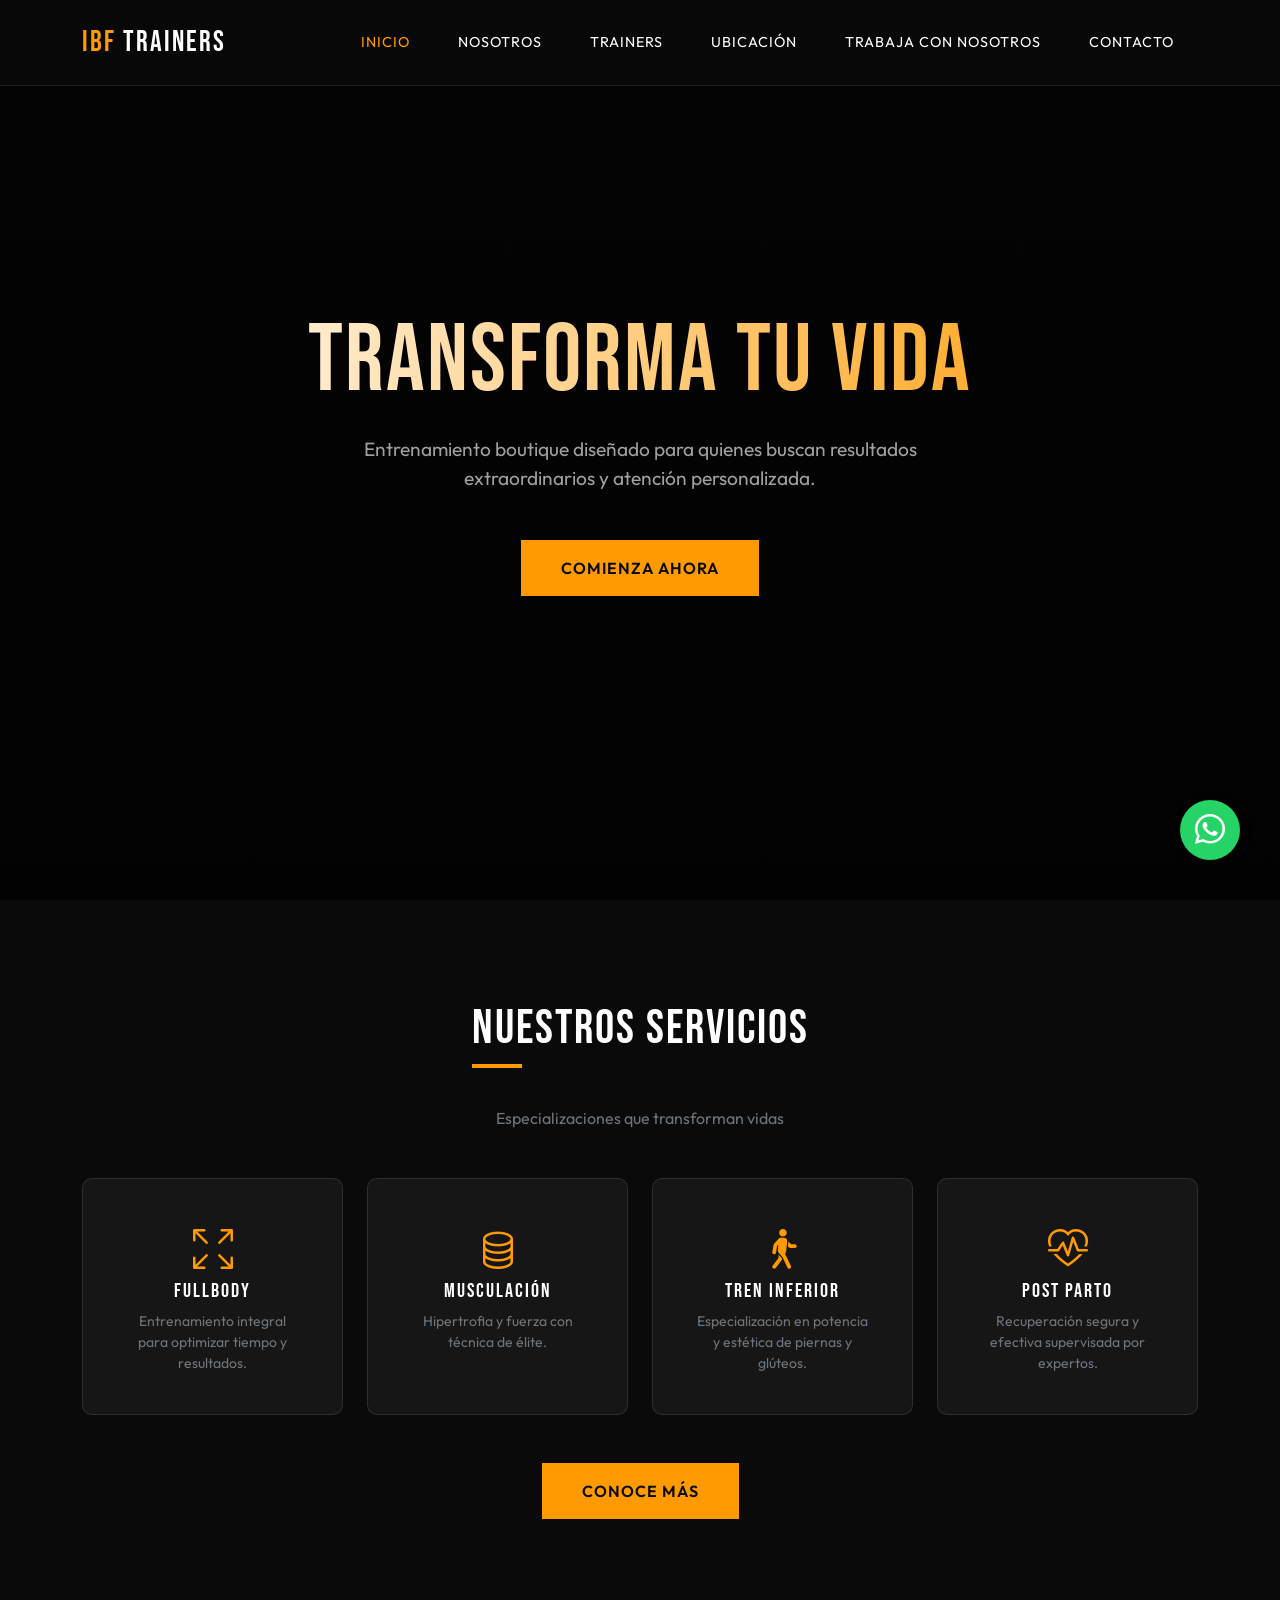
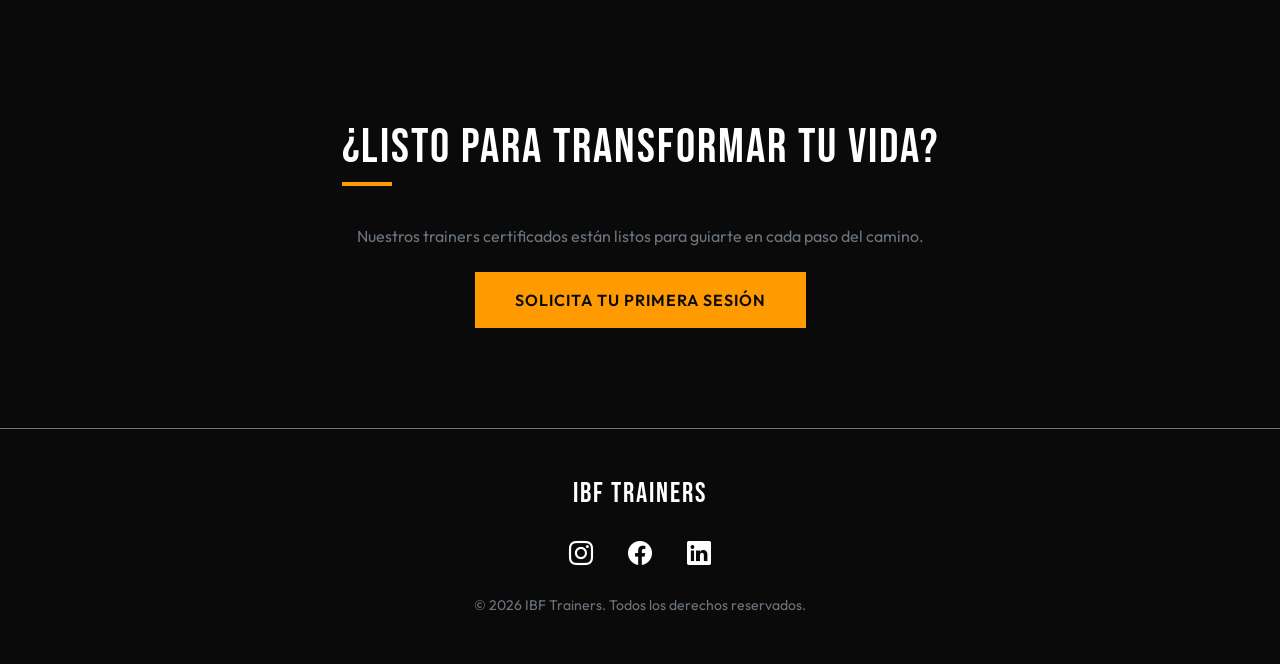
<file: index.html>
<!DOCTYPE html>
<html lang="es">
<head>
    <meta charset="UTF-8">
    <meta name="viewport" content="width=device-width, initial-scale=1.0">
    <title>IBF Trainers | Boutique Personal Training Elite</title>
    <meta name="description" content="Entrenamiento personal boutique de élite en Madrid. IBF Trainers ofrece planes personalizados de musculación, nutrición y post-parto. Entrenadores expertos cerca de ti.">
    <meta name="keywords" content="entrenamiento personal, entrenador personal madrid, ibf trainers, fitness boutique, entrenamiento económico, nutrición deportiva, post parto entrenamiento">

    <link href="https://cdn.jsdelivr.net/npm/bootstrap@5.3.2/dist/css/bootstrap.min.css" rel="stylesheet">
    <link rel="stylesheet" href="https://cdn.jsdelivr.net/npm/bootstrap-icons@1.11.1/font/bootstrap-icons.css">
    <link rel="stylesheet" href="css/styles.css">
</head>
<body>

    <!-- Navigation -->
    <nav class="navbar navbar-expand-lg fixed-top">
        <div class="container">
            <a class="navbar-brand brand-font" href="index.html">IBF <span style="color: white;">TRAINERS</span></a>
            <button class="navbar-toggler" type="button" data-bs-toggle="collapse" data-bs-target="#navbarNav">
                <span class="navbar-toggler-icon"></span>
            </button>
            <div class="collapse navbar-collapse" id="navbarNav">
                <ul class="navbar-nav ms-auto">
                    <li class="nav-item"><a class="nav-link active" href="index.html">Inicio</a></li>
                    <li class="nav-item"><a class="nav-link" href="pages/nosotros.html">Nosotros</a></li>
                    <li class="nav-item"><a class="nav-link" href="pages/trainers.html">Trainers</a></li>
                    <li class="nav-item"><a class="nav-link" href="pages/ubicacion.html">Ubicación</a></li>
                    <li class="nav-item"><a class="nav-link" href="pages/trabajo.html">Trabaja con Nosotros</a></li>
                    <li class="nav-item"><a class="nav-link" href="pages/contacto.html">Contacto</a></li>
                </ul>
            </div>
        </div>
    </nav>

    <!-- Hero Section -->
    <section class="hero">
        <div class="container">
            <h1 class="brand-font">Transforma Tu Vida</h1>
            <p>Entrenamiento boutique diseñado para quienes buscan resultados extraordinarios y atención personalizada.</p>
            <a href="pages/contacto.html" class="btn btn-premium mt-3">Comienza Ahora</a>
        </div>
    </section>

    <!-- Services Preview -->
    <section>
        <div class="container">
            <div class="text-center mb-5">
                <h2 class="section-title">Nuestros Servicios</h2>
                <p class="text-secondary">Especializaciones que transforman vidas</p>
            </div>
            <div class="row g-4">
                <div class="col-md-6 col-lg-3">
                    <div class="info-block h-100 text-center">
                        <i class="bi bi-arrows-fullscreen"></i>
                        <h4 class="brand-font h5">Fullbody</h4>
                        <p class="small text-secondary mb-0">Entrenamiento integral para optimizar tiempo y resultados.</p>
                    </div>
                </div>
                <div class="col-md-6 col-lg-3">
                    <div class="info-block h-100 text-center">
                        <i class="bi bi-database"></i>
                        <h4 class="brand-font h5">Musculación</h4>
                        <p class="small text-secondary mb-0">Hipertrofia y fuerza con técnica de élite.</p>
                    </div>
                </div>
                <div class="col-md-6 col-lg-3">
                    <div class="info-block h-100 text-center">
                        <i class="bi bi-person-walking"></i>
                        <h4 class="brand-font h5">Tren Inferior</h4>
                        <p class="small text-secondary mb-0">Especialización en potencia y estética de piernas y glúteos.</p>
                    </div>
                </div>
                <div class="col-md-6 col-lg-3">
                    <div class="info-block h-100 text-center">
                        <i class="bi bi-heart-pulse"></i>
                        <h4 class="brand-font h5">Post Parto</h4>
                        <p class="small text-secondary mb-0">Recuperación segura y efectiva supervisada por expertos.</p>
                    </div>
                </div>
            </div>
            <div class="text-center mt-5">
                <a href="pages/nosotros.html" class="btn btn-premium">Conoce Más</a>
            </div>
        </div>
    </section>

    <!-- CTA Section -->
    <section class="bg-dark-grey">
        <div class="container text-center">
            <h2 class="section-title">¿Listo para transformar tu vida?</h2>
            <p class="text-secondary mb-4">Nuestros trainers certificados están listos para guiarte en cada paso del camino.</p>
            <a href="pages/contacto.html" class="btn btn-premium">Solicita tu primera sesión</a>
        </div>
    </section>

    <!-- Footer -->
    <footer class="py-5 border-top border-secondary">
        <div class="container text-center">
            <h3 class="brand-font mb-4">IBF TRAINERS</h3>
            <div class="social-links mb-4">
                <a href="#" class="text-white mx-3 fs-4"><i class="bi bi-instagram"></i></a>
                <a href="#" class="text-white mx-3 fs-4"><i class="bi bi-facebook"></i></a>
                <a href="#" class="text-white mx-3 fs-4"><i class="bi bi-linkedin"></i></a>
            </div>
            <p class="small text-secondary mb-0">&copy; 2026 IBF Trainers. Todos los derechos reservados.</p>
        </div>
    </footer>

    <!-- WhatsApp Floating Button -->
    <a href="https://wa.me/34614250687" class="wa-float" target="_blank">
        <i class="bi bi-whatsapp"></i>
    </a>

    <script src="https://cdn.jsdelivr.net/npm/bootstrap@5.3.2/dist/js/bootstrap.bundle.min.js"></script>
    <script type="module" src="js/app.js"></script>
</body>
</html>
</file>
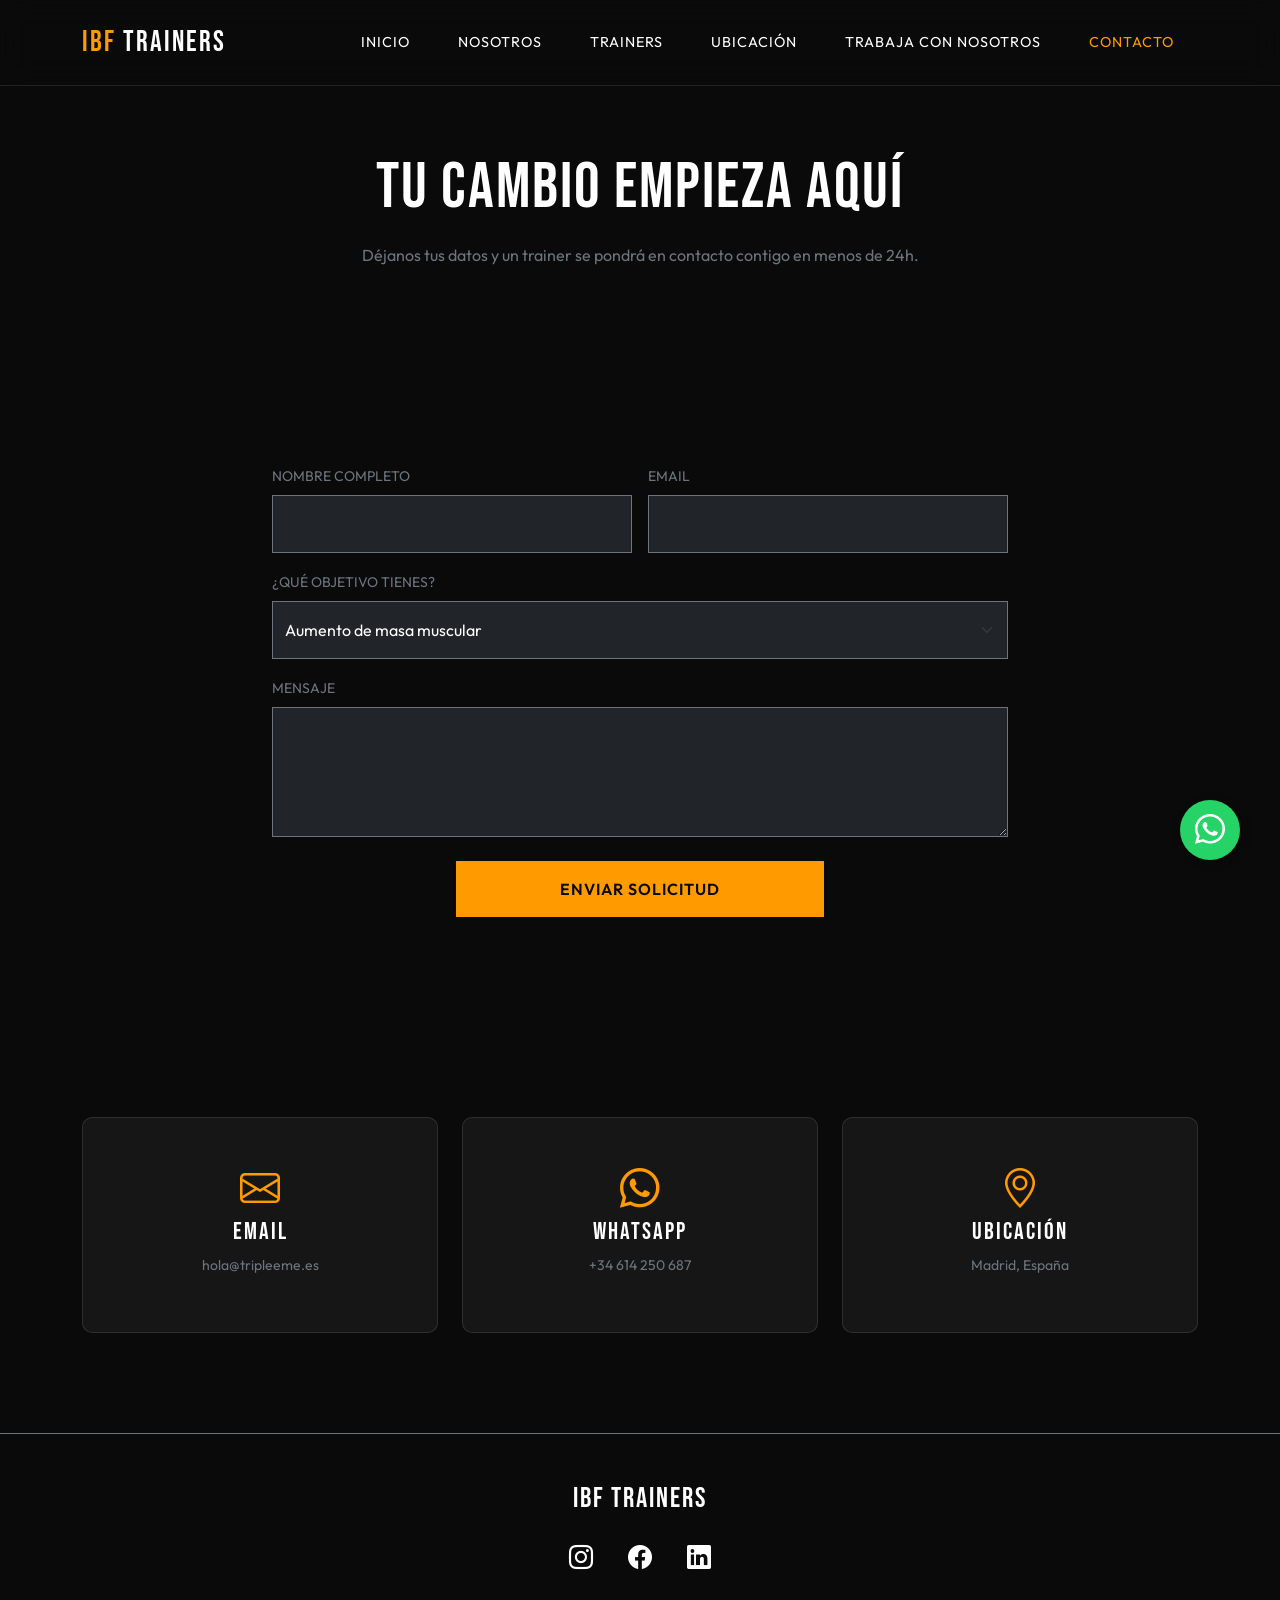
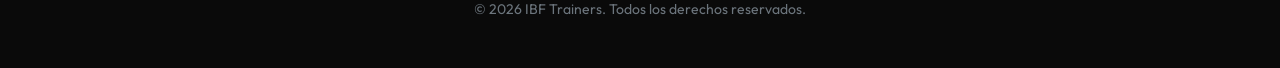
<file: pages/contacto.html>
<!DOCTYPE html>
<html lang="es">
<head>
    <meta charset="UTF-8">
    <meta name="viewport" content="width=device-width, initial-scale=1.0">
    <title>Contacto | IBF Trainers</title>
    <meta name="description" content="Contacta con IBF Trainers en Madrid. Deja tus datos y un trainer se pondrá en contacto contigo en menos de 24h.">

    <link href="https://cdn.jsdelivr.net/npm/bootstrap@5.3.2/dist/css/bootstrap.min.css" rel="stylesheet">
    <link rel="stylesheet" href="https://cdn.jsdelivr.net/npm/bootstrap-icons@1.11.1/font/bootstrap-icons.css">
    <link rel="stylesheet" href="../css/styles.css">
</head>
<body>

    <!-- Navigation -->
    <nav class="navbar navbar-expand-lg fixed-top">
        <div class="container">
            <a class="navbar-brand brand-font" href="../index.html">IBF <span style="color: white;">TRAINERS</span></a>
            <button class="navbar-toggler" type="button" data-bs-toggle="collapse" data-bs-target="#navbarNav">
                <span class="navbar-toggler-icon"></span>
            </button>
            <div class="collapse navbar-collapse" id="navbarNav">
                <ul class="navbar-nav ms-auto">
                    <li class="nav-item"><a class="nav-link" href="../index.html">Inicio</a></li>
                    <li class="nav-item"><a class="nav-link" href="nosotros.html">Nosotros</a></li>
                    <li class="nav-item"><a class="nav-link" href="trainers.html">Trainers</a></li>
                    <li class="nav-item"><a class="nav-link" href="ubicacion.html">Ubicación</a></li>
                    <li class="nav-item"><a class="nav-link" href="trabajo.html">Trabaja con Nosotros</a></li>
                    <li class="nav-item"><a class="nav-link active" href="contacto.html">Contacto</a></li>
                </ul>
            </div>
        </div>
    </nav>

    <!-- Page Header -->
    <section class="page-header">
        <div class="container">
            <h1 class="brand-font">Tu cambio empieza aquí</h1>
            <p class="text-secondary">Déjanos tus datos y un trainer se pondrá en contacto contigo en menos de 24h.</p>
        </div>
    </section>

    <!-- Contact Form -->
    <section>
        <div class="container">
            <div class="row justify-content-center">
                <div class="col-lg-8">
                    <form class="row g-3 text-start" action="mailto:hola@tripleeme.es" method="POST" enctype="text/plain">
                        <div class="col-md-6">
                            <label class="form-label text-secondary small text-uppercase">Nombre Completo</label>
                            <input type="text" class="form-control bg-dark border-secondary text-white py-3 rounded-0" required>
                        </div>
                        <div class="col-md-6">
                            <label class="form-label text-secondary small text-uppercase">Email</label>
                            <input type="email" class="form-control bg-dark border-secondary text-white py-3 rounded-0" required>
                        </div>
                        <div class="col-12">
                            <label class="form-label text-secondary small text-uppercase">¿Qué objetivo tienes?</label>
                            <select class="form-select bg-dark border-secondary text-white py-3 rounded-0">
                                <option>Aumento de masa muscular</option>
                                <option>Pérdida de grasa</option>
                                <option>Recuperación Post-Parto</option>
                                <option>Entrenamiento Funcional</option>
                            </select>
                        </div>
                        <div class="col-12">
                            <label class="form-label text-secondary small text-uppercase">Mensaje</label>
                            <textarea class="form-control bg-dark border-secondary text-white py-3 rounded-0" rows="4"></textarea>
                        </div>
                        <div class="col-12 text-center mt-4">
                            <button type="submit" class="btn btn-premium w-50">Enviar Solicitud</button>
                        </div>
                    </form>
                </div>
            </div>
        </div>
    </section>

    <!-- Contact Info -->
    <section class="bg-dark-grey">
        <div class="container">
            <div class="row g-4 text-center">
                <div class="col-md-4">
                    <div class="info-block h-100">
                        <i class="bi bi-envelope"></i>
                        <h4 class="brand-font">Email</h4>
                        <p class="text-secondary small">hola@tripleeme.es</p>
                    </div>
                </div>
                <div class="col-md-4">
                    <div class="info-block h-100">
                        <i class="bi bi-whatsapp"></i>
                        <h4 class="brand-font">WhatsApp</h4>
                        <p class="text-secondary small">+34 614 250 687</p>
                    </div>
                </div>
                <div class="col-md-4">
                    <div class="info-block h-100">
                        <i class="bi bi-geo-alt"></i>
                        <h4 class="brand-font">Ubicación</h4>
                        <p class="text-secondary small">Madrid, España</p>
                    </div>
                </div>
            </div>
        </div>
    </section>

    <!-- Footer -->
    <footer class="py-5 border-top border-secondary">
        <div class="container text-center">
            <h3 class="brand-font mb-4">IBF TRAINERS</h3>
            <div class="social-links mb-4">
                <a href="#" class="text-white mx-3 fs-4"><i class="bi bi-instagram"></i></a>
                <a href="#" class="text-white mx-3 fs-4"><i class="bi bi-facebook"></i></a>
                <a href="#" class="text-white mx-3 fs-4"><i class="bi bi-linkedin"></i></a>
            </div>
            <p class="small text-secondary mb-0">&copy; 2026 IBF Trainers. Todos los derechos reservados.</p>
        </div>
    </footer>

    <!-- WhatsApp Floating Button -->
    <a href="https://wa.me/34614250687" class="wa-float" target="_blank">
        <i class="bi bi-whatsapp"></i>
    </a>

    <script src="https://cdn.jsdelivr.net/npm/bootstrap@5.3.2/dist/js/bootstrap.bundle.min.js"></script>
</body>
</html>
</file>
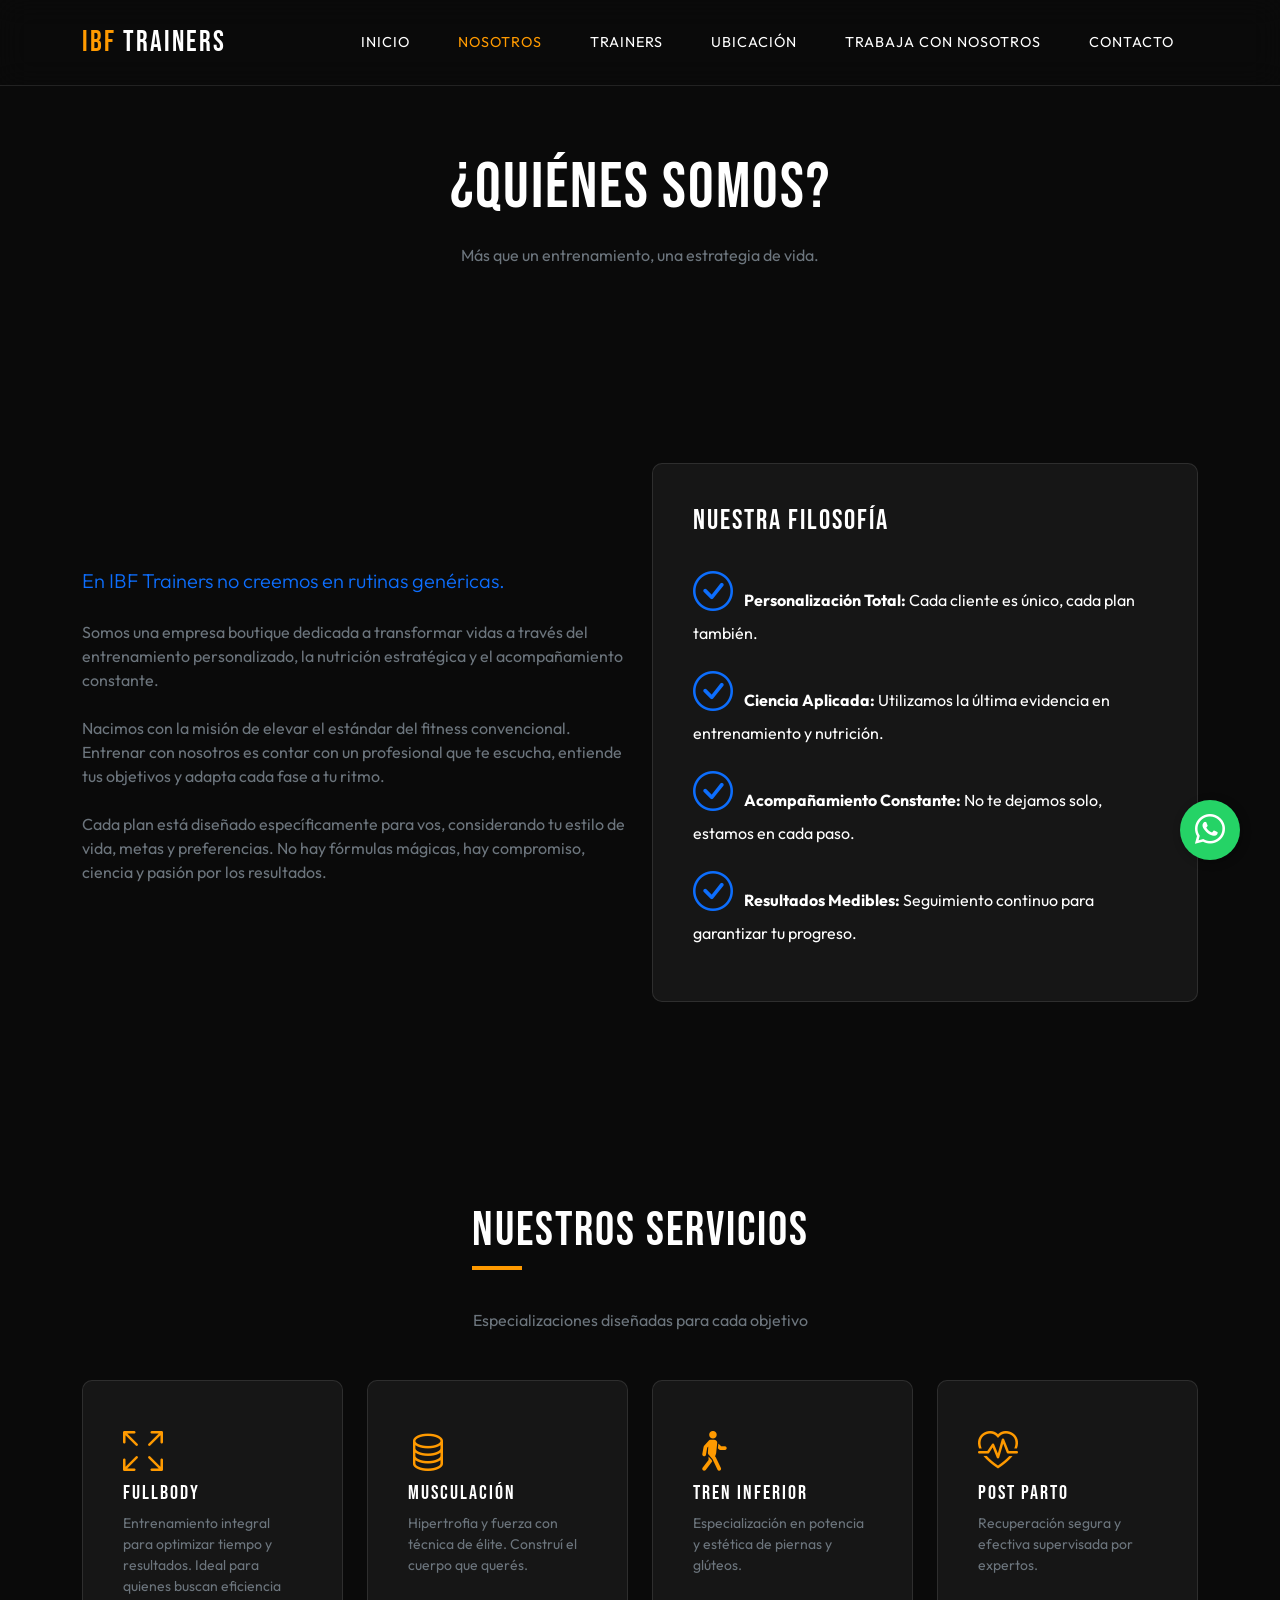
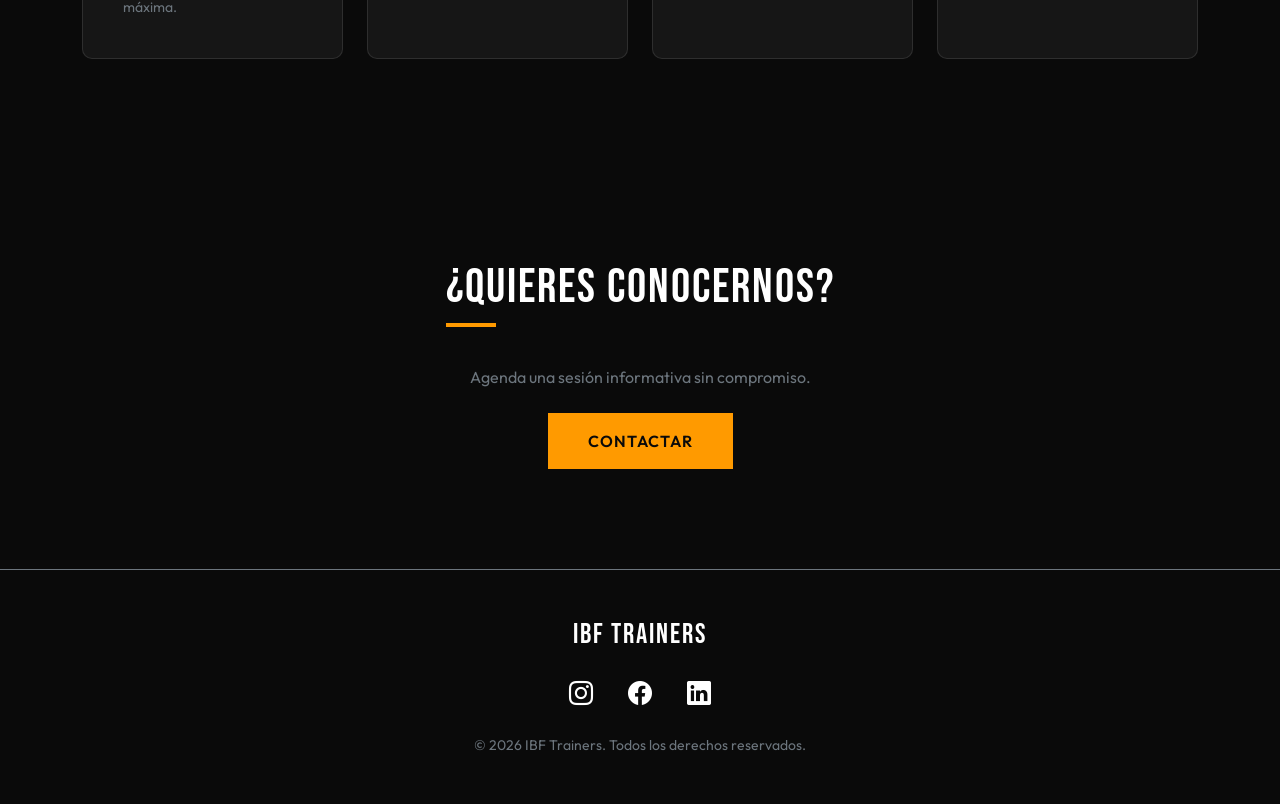
<file: pages/nosotros.html>
<!DOCTYPE html>
<html lang="es">
<head>
    <meta charset="UTF-8">
    <meta name="viewport" content="width=device-width, initial-scale=1.0">
    <title>Nosotros | IBF Trainers</title>
    <meta name="description" content="Conoce a IBF Trainers - Boutique de entrenamiento personal en Madrid. Más que un entrenamiento, una estrategia de vida.">

    <link href="https://cdn.jsdelivr.net/npm/bootstrap@5.3.2/dist/css/bootstrap.min.css" rel="stylesheet">
    <link rel="stylesheet" href="https://cdn.jsdelivr.net/npm/bootstrap-icons@1.11.1/font/bootstrap-icons.css">
    <link rel="stylesheet" href="../css/styles.css">
</head>
<body>

    <!-- Navigation -->
    <nav class="navbar navbar-expand-lg fixed-top">
        <div class="container">
            <a class="navbar-brand brand-font" href="../index.html">IBF <span style="color: white;">TRAINERS</span></a>
            <button class="navbar-toggler" type="button" data-bs-toggle="collapse" data-bs-target="#navbarNav">
                <span class="navbar-toggler-icon"></span>
            </button>
            <div class="collapse navbar-collapse" id="navbarNav">
                <ul class="navbar-nav ms-auto">
                    <li class="nav-item"><a class="nav-link" href="../index.html">Inicio</a></li>
                    <li class="nav-item"><a class="nav-link active" href="nosotros.html">Nosotros</a></li>
                    <li class="nav-item"><a class="nav-link" href="trainers.html">Trainers</a></li>
                    <li class="nav-item"><a class="nav-link" href="ubicacion.html">Ubicación</a></li>
                    <li class="nav-item"><a class="nav-link" href="trabajo.html">Trabaja con Nosotros</a></li>
                    <li class="nav-item"><a class="nav-link" href="contacto.html">Contacto</a></li>
                </ul>
            </div>
        </div>
    </nav>

    <!-- Page Header -->
    <section class="page-header">
        <div class="container">
            <h1 class="brand-font">¿Quiénes Somos?</h1>
            <p class="text-secondary">Más que un entrenamiento, una estrategia de vida.</p>
        </div>
    </section>

    <!-- About Content -->
    <section>
        <div class="container">
            <div class="row align-items-center">
                <div class="col-lg-6 mb-4 mb-lg-0">
                    <p class="lead text-primary mb-4">En IBF Trainers no creemos en rutinas genéricas.</p>
                    <p class="text-secondary mb-4">Somos una empresa boutique dedicada a transformar vidas a través del entrenamiento personalizado, la nutrición estratégica y el acompañamiento constante.</p>
                    <p class="text-secondary mb-4">Nacimos con la misión de elevar el estándar del fitness convencional. Entrenar con nosotros es contar con un profesional que te escucha, entiende tus objetivos y adapta cada fase a tu ritmo.</p>
                    <p class="text-secondary">Cada plan está diseñado específicamente para vos, considerando tu estilo de vida, metas y preferencias. No hay fórmulas mágicas, hay compromiso, ciencia y pasión por los resultados.</p>
                </div>
                <div class="col-lg-6">
                    <div class="info-block">
                        <h3 class="brand-font mb-4">Nuestra Filosofía</h3>
                        <ul class="list-unstyled">
                            <li class="mb-3"><i class="bi bi-check-circle text-primary me-2"></i> <strong>Personalización Total:</strong> Cada cliente es único, cada plan también.</li>
                            <li class="mb-3"><i class="bi bi-check-circle text-primary me-2"></i> <strong>Ciencia Aplicada:</strong> Utilizamos la última evidencia en entrenamiento y nutrición.</li>
                            <li class="mb-3"><i class="bi bi-check-circle text-primary me-2"></i> <strong>Acompañamiento Constante:</strong> No te dejamos solo, estamos en cada paso.</li>
                            <li class="mb-3"><i class="bi bi-check-circle text-primary me-2"></i> <strong>Resultados Medibles:</strong> Seguimiento continuo para garantizar tu progreso.</li>
                        </ul>
                    </div>
                </div>
            </div>
        </div>
    </section>

    <!-- Services Detail -->
    <section class="bg-dark-grey">
        <div class="container">
            <div class="text-center mb-5">
                <h2 class="section-title">Nuestros Servicios</h2>
                <p class="text-secondary">Especializaciones diseñadas para cada objetivo</p>
            </div>
            <div class="row g-4">
                <div class="col-md-6 col-lg-3">
                    <div class="info-block h-100">
                        <i class="bi bi-arrows-fullscreen"></i>
                        <h4 class="brand-font h5">Fullbody</h4>
                        <p class="small text-secondary mb-0">Entrenamiento integral para optimizar tiempo y resultados. Ideal para quienes buscan eficiencia máxima.</p>
                    </div>
                </div>
                <div class="col-md-6 col-lg-3">
                    <div class="info-block h-100">
                        <i class="bi bi-database"></i>
                        <h4 class="brand-font h5">Musculación</h4>
                        <p class="small text-secondary mb-0">Hipertrofia y fuerza con técnica de élite. Construí el cuerpo que querés.</p>
                    </div>
                </div>
                <div class="col-md-6 col-lg-3">
                    <div class="info-block h-100">
                        <i class="bi bi-person-walking"></i>
                        <h4 class="brand-font h5">Tren Inferior</h4>
                        <p class="small text-secondary mb-0">Especialización en potencia y estética de piernas y glúteos.</p>
                    </div>
                </div>
                <div class="col-md-6 col-lg-3">
                    <div class="info-block h-100">
                        <i class="bi bi-heart-pulse"></i>
                        <h4 class="brand-font h5">Post Parto</h4>
                        <p class="small text-secondary mb-0">Recuperación segura y efectiva supervisada por expertos.</p>
                    </div>
                </div>
            </div>
        </div>
    </section>

    <!-- CTA -->
    <section>
        <div class="container text-center">
            <h2 class="section-title">¿Quieres conocernos?</h2>
            <p class="text-secondary mb-4">Agenda una sesión informativa sin compromiso.</p>
            <a href="contacto.html" class="btn btn-premium">Contactar</a>
        </div>
    </section>

    <!-- Footer -->
    <footer class="py-5 border-top border-secondary">
        <div class="container text-center">
            <h3 class="brand-font mb-4">IBF TRAINERS</h3>
            <div class="social-links mb-4">
                <a href="#" class="text-white mx-3 fs-4"><i class="bi bi-instagram"></i></a>
                <a href="#" class="text-white mx-3 fs-4"><i class="bi bi-facebook"></i></a>
                <a href="#" class="text-white mx-3 fs-4"><i class="bi bi-linkedin"></i></a>
            </div>
            <p class="small text-secondary mb-0">&copy; 2026 IBF Trainers. Todos los derechos reservados.</p>
        </div>
    </footer>

    <!-- WhatsApp Floating Button -->
    <a href="https://wa.me/34614250687" class="wa-float" target="_blank">
        <i class="bi bi-whatsapp"></i>
    </a>

    <script src="https://cdn.jsdelivr.net/npm/bootstrap@5.3.2/dist/js/bootstrap.bundle.min.js"></script>
</body>
</html>
</file>
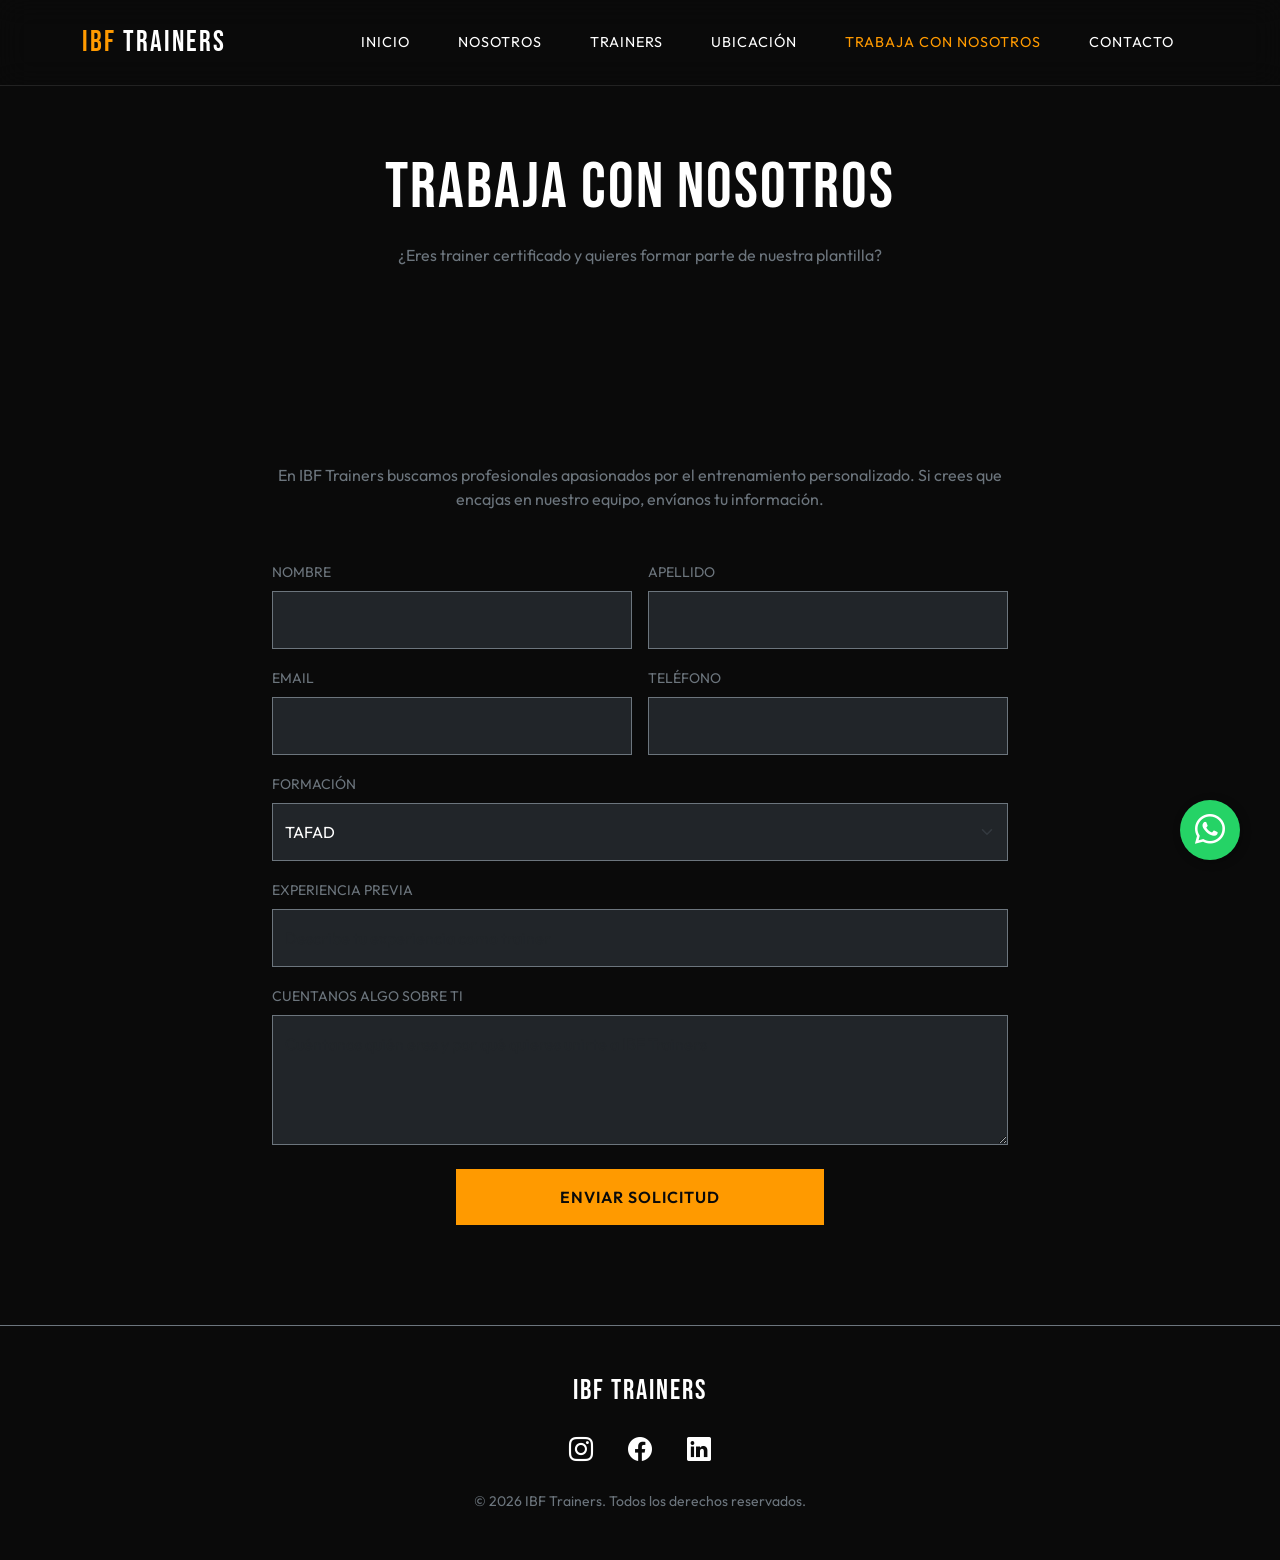
<file: pages/trabajo.html>
<!DOCTYPE html>
<html lang="es">
<head>
    <meta charset="UTF-8">
    <meta name="viewport" content="width=device-width, initial-scale=1.0">
    <title>Trabaja con Nosotros | IBF Trainers</title>
    <meta name="description" content="Únete a IBF Trainers. Buscamos trainers certificados en Madrid. Envía tu solicitud y forma parte de nuestro equipo.">

    <link href="https://cdn.jsdelivr.net/npm/bootstrap@5.3.2/dist/css/bootstrap.min.css" rel="stylesheet">
    <link rel="stylesheet" href="https://cdn.jsdelivr.net/npm/bootstrap-icons@1.11.1/font/bootstrap-icons.css">
    <link rel="stylesheet" href="../css/styles.css">
</head>
<body>

    <!-- Navigation -->
    <nav class="navbar navbar-expand-lg fixed-top">
        <div class="container">
            <a class="navbar-brand brand-font" href="../index.html">IBF <span style="color: white;">TRAINERS</span></a>
            <button class="navbar-toggler" type="button" data-bs-toggle="collapse" data-bs-target="#navbarNav">
                <span class="navbar-toggler-icon"></span>
            </button>
            <div class="collapse navbar-collapse" id="navbarNav">
                <ul class="navbar-nav ms-auto">
                    <li class="nav-item"><a class="nav-link" href="../index.html">Inicio</a></li>
                    <li class="nav-item"><a class="nav-link" href="nosotros.html">Nosotros</a></li>
                    <li class="nav-item"><a class="nav-link" href="trainers.html">Trainers</a></li>
                    <li class="nav-item"><a class="nav-link" href="ubicacion.html">Ubicación</a></li>
                    <li class="nav-item"><a class="nav-link active" href="trabajo.html">Trabaja con Nosotros</a></li>
                    <li class="nav-item"><a class="nav-link" href="contacto.html">Contacto</a></li>
                </ul>
            </div>
        </div>
    </nav>

    <!-- Page Header -->
    <section class="page-header">
        <div class="container">
            <h1 class="brand-font">Trabaja con Nosotros</h1>
            <p class="text-secondary">¿Eres trainer certificado y quieres formar parte de nuestra plantilla?</p>
        </div>
    </section>

    <!-- Work With Us Form -->
    <section>
        <div class="container">
            <div class="row justify-content-center">
                <div class="col-lg-8">
                    <div class="text-center mb-5">
                        <p class="text-secondary">En IBF Trainers buscamos profesionales apasionados por el entrenamiento personalizado. Si crees que encajas en nuestro equipo, envíanos tu información.</p>
                    </div>

                    <form class="row g-3 text-start" action="mailto:hola@tripleeme.es" method="POST" enctype="text/plain">
                        <div class="col-md-6">
                            <label class="form-label text-secondary small text-uppercase">Nombre</label>
                            <input type="text" name="nombre" class="form-control bg-dark border-secondary text-white py-3 rounded-0" required>
                        </div>
                        <div class="col-md-6">
                            <label class="form-label text-secondary small text-uppercase">Apellido</label>
                            <input type="text" name="apellido" class="form-control bg-dark border-secondary text-white py-3 rounded-0" required>
                        </div>
                        <div class="col-md-6">
                            <label class="form-label text-secondary small text-uppercase">Email</label>
                            <input type="email" name="email" class="form-control bg-dark border-secondary text-white py-3 rounded-0" required>
                        </div>
                        <div class="col-md-6">
                            <label class="form-label text-secondary small text-uppercase">Teléfono</label>
                            <input type="tel" name="telefono" class="form-control bg-dark border-secondary text-white py-3 rounded-0" required>
                        </div>
                        <div class="col-12">
                            <label class="form-label text-secondary small text-uppercase">Formación</label>
                            <select name="formacion" class="form-select bg-dark border-secondary text-white py-3 rounded-0">
                                <option value="TAFAD">TAFAD</option>
                                <option value="TSEAS">TSEAS</option>
                                <option value="CAFYD">CAFYD</option>
                                <option value="Otros">Otros</option>
                            </select>
                        </div>
                        <div class="col-12">
                            <label class="form-label text-secondary small text-uppercase">Experiencia Previa</label>
                            <input type="text" name="experiencia" class="form-control bg-dark border-secondary text-white py-3 rounded-0" placeholder="Describe tu experiencia como trainer">
                        </div>
                        <div class="col-12">
                            <label class="form-label text-secondary small text-uppercase">Cuentanos algo sobre ti</label>
                            <textarea name="sobre_ti" class="form-control bg-dark border-secondary text-white py-3 rounded-0" rows="4" placeholder="Cuéntanos quién eres y por qué quieres unirte a IBF Trainers"></textarea>
                        </div>
                        <div class="col-12 text-center mt-4">
                            <button type="submit" class="btn btn-premium w-50">Enviar Solicitud</button>
                        </div>
                    </form>
                </div>
            </div>
        </div>
    </section>

    <!-- Footer -->
    <footer class="py-5 border-top border-secondary">
        <div class="container text-center">
            <h3 class="brand-font mb-4">IBF TRAINERS</h3>
            <div class="social-links mb-4">
                <a href="#" class="text-white mx-3 fs-4"><i class="bi bi-instagram"></i></a>
                <a href="#" class="text-white mx-3 fs-4"><i class="bi bi-facebook"></i></a>
                <a href="#" class="text-white mx-3 fs-4"><i class="bi bi-linkedin"></i></a>
            </div>
            <p class="small text-secondary mb-0">&copy; 2026 IBF Trainers. Todos los derechos reservados.</p>
        </div>
    </footer>

    <!-- WhatsApp Floating Button -->
    <a href="https://wa.me/34614250687" class="wa-float" target="_blank">
        <i class="bi bi-whatsapp"></i>
    </a>

    <script src="https://cdn.jsdelivr.net/npm/bootstrap@5.3.2/dist/js/bootstrap.bundle.min.js"></script>
</body>
</html>
</file>
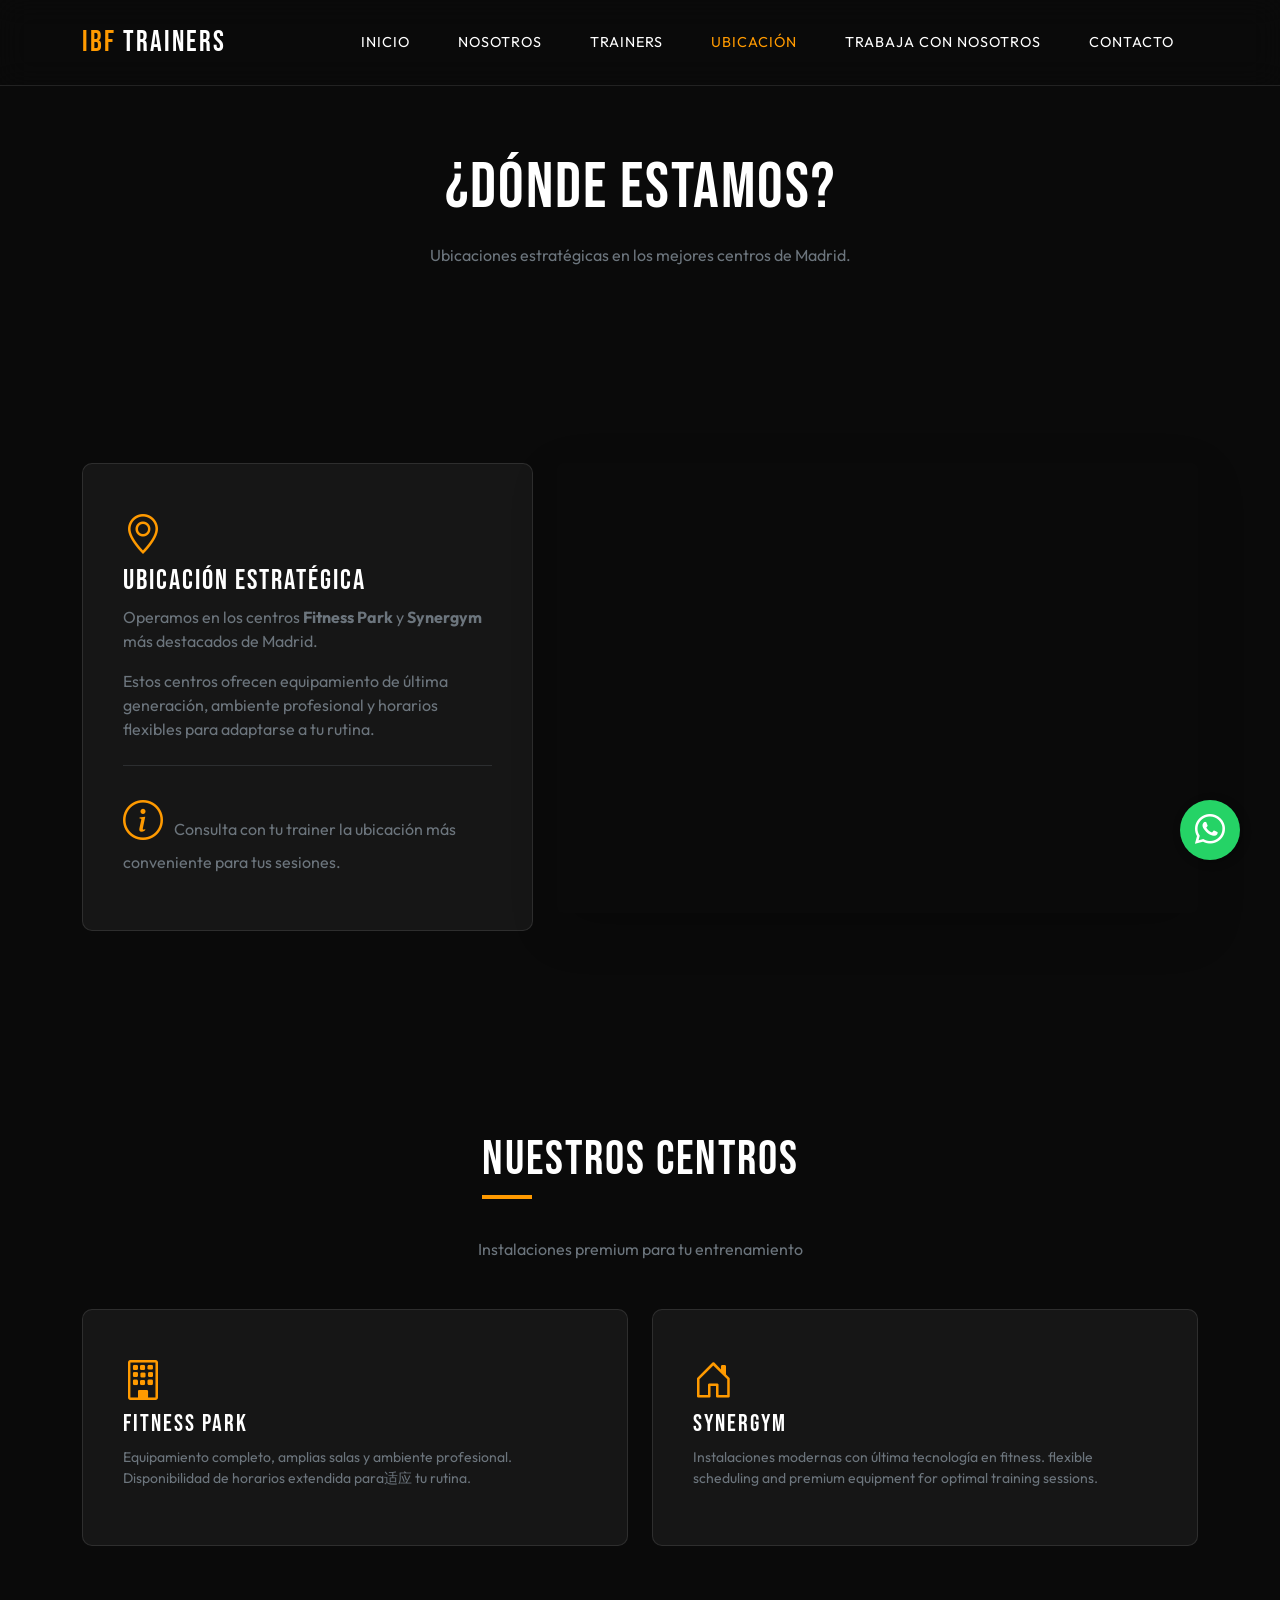
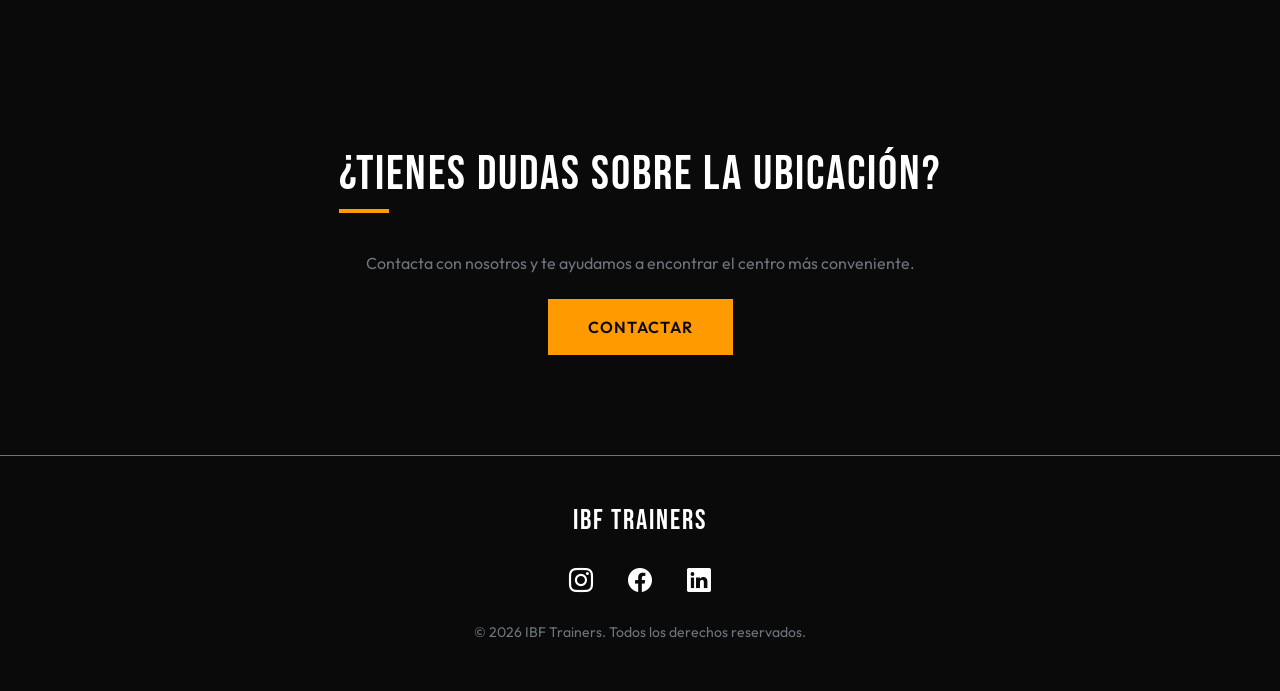
<file: pages/ubicacion.html>
<!DOCTYPE html>
<html lang="es">
<head>
    <meta charset="UTF-8">
    <meta name="viewport" content="width=device-width, initial-scale=1.0">
    <title>Ubicación | IBF Trainers</title>
    <meta name="description" content="Encuentra IBF Trainers en Madrid. Centros Fitness Park y Synergym en las mejores ubicaciones.">

    <link href="https://cdn.jsdelivr.net/npm/bootstrap@5.3.2/dist/css/bootstrap.min.css" rel="stylesheet">
    <link rel="stylesheet" href="https://cdn.jsdelivr.net/npm/bootstrap-icons@1.11.1/font/bootstrap-icons.css">
    <link rel="stylesheet" href="../css/styles.css">
</head>
<body>

    <!-- Navigation -->
    <nav class="navbar navbar-expand-lg fixed-top">
        <div class="container">
            <a class="navbar-brand brand-font" href="../index.html">IBF <span style="color: white;">TRAINERS</span></a>
            <button class="navbar-toggler" type="button" data-bs-toggle="collapse" data-bs-target="#navbarNav">
                <span class="navbar-toggler-icon"></span>
            </button>
            <div class="collapse navbar-collapse" id="navbarNav">
                <ul class="navbar-nav ms-auto">
                    <li class="nav-item"><a class="nav-link" href="../index.html">Inicio</a></li>
                    <li class="nav-item"><a class="nav-link" href="nosotros.html">Nosotros</a></li>
                    <li class="nav-item"><a class="nav-link" href="trainers.html">Trainers</a></li>
                    <li class="nav-item"><a class="nav-link active" href="ubicacion.html">Ubicación</a></li>
                    <li class="nav-item"><a class="nav-link" href="trabajo.html">Trabaja con Nosotros</a></li>
                    <li class="nav-item"><a class="nav-link" href="contacto.html">Contacto</a></li>
                </ul>
            </div>
        </div>
    </nav>

    <!-- Page Header -->
    <section class="page-header">
        <div class="container">
            <h1 class="brand-font">¿Dónde Estamos?</h1>
            <p class="text-secondary">Ubicaciones estratégicas en los mejores centros de Madrid.</p>
        </div>
    </section>

    <!-- Location Content -->
    <section>
        <div class="container">
            <div class="row">
                <div class="col-lg-5 mb-4 mb-lg-0">
                    <div class="info-block h-100">
                        <i class="bi bi-geo-alt"></i>
                        <h3>Ubicación Estratégica</h3>
                        <p class="text-secondary">Operamos en los centros <strong>Fitness Park</strong> y <strong>Synergym</strong> más destacados de Madrid.</p>
                        <p class="text-secondary">Estos centros ofrecen equipamiento de última generación, ambiente profesional y horarios flexibles para adaptarse a tu rutina.</p>
                        <hr class="border-secondary my-4">
                        <p class="text-secondary"><i class="bi bi-info-circle me-2"></i> Consulta con tu trainer la ubicación más conveniente para tus sesiones.</p>
                    </div>
                </div>
                <div class="col-lg-7">
                    <div class="overflow-hidden rounded shadow-lg" style="height: 450px;">
                        <iframe
                            width="100%"
                            height="100%"
                            frameborder="0"
                            scrolling="no"
                            marginheight="0"
                            marginwidth="0"
                            src="https://maps.google.com/maps?q=Madrid,Spain&t=&z=13&ie=UTF8&iwloc=&output=embed"
                            style="border:0;"
                            allowfullscreen=""
                            loading="lazy">
                        </iframe>
                    </div>
                </div>
            </div>
        </div>
    </section>

    <!-- Centers Info -->
    <section class="bg-dark-grey">
        <div class="container">
            <div class="text-center mb-5">
                <h2 class="section-title">Nuestros Centros</h2>
                <p class="text-secondary">Instalaciones premium para tu entrenamiento</p>
            </div>
            <div class="row g-4">
                <div class="col-md-6">
                    <div class="info-block h-100">
                        <i class="bi bi-building"></i>
                        <h4 class="brand-font">Fitness Park</h4>
                        <p class="text-secondary small">Equipamiento completo, amplias salas y ambiente profesional. Disponibilidad de horarios extendida para适应 tu rutina.</p>
                    </div>
                </div>
                <div class="col-md-6">
                    <div class="info-block h-100">
                        <i class="bi bi-house-door"></i>
                        <h4 class="brand-font">Synergym</h4>
                        <p class="text-secondary small">Instalaciones modernas con última tecnología en fitness. flexible scheduling and premium equipment for optimal training sessions.</p>
                    </div>
                </div>
            </div>
        </div>
    </section>

    <!-- CTA -->
    <section>
        <div class="container text-center">
            <h2 class="section-title">¿Tienes dudas sobre la ubicación?</h2>
            <p class="text-secondary mb-4">Contacta con nosotros y te ayudamos a encontrar el centro más conveniente.</p>
            <a href="contacto.html" class="btn btn-premium">Contactar</a>
        </div>
    </section>

    <!-- Footer -->
    <footer class="py-5 border-top border-secondary">
        <div class="container text-center">
            <h3 class="brand-font mb-4">IBF TRAINERS</h3>
            <div class="social-links mb-4">
                <a href="#" class="text-white mx-3 fs-4"><i class="bi bi-instagram"></i></a>
                <a href="#" class="text-white mx-3 fs-4"><i class="bi bi-facebook"></i></a>
                <a href="#" class="text-white mx-3 fs-4"><i class="bi bi-linkedin"></i></a>
            </div>
            <p class="small text-secondary mb-0">&copy; 2026 IBF Trainers. Todos los derechos reservados.</p>
        </div>
    </footer>

    <!-- WhatsApp Floating Button -->
    <a href="https://wa.me/34614250687" class="wa-float" target="_blank">
        <i class="bi bi-whatsapp"></i>
    </a>

    <script src="https://cdn.jsdelivr.net/npm/bootstrap@5.3.2/dist/js/bootstrap.bundle.min.js"></script>
</body>
</html>
</file>
<file: css/styles.css>
/*
    IBF Trainers - Boutique Premium Style
    Custom CSS Design System
*/

@import url('https://fonts.googleapis.com/css2?family=Bebas+Neue&family=Outfit:wght@300;400;600&display=swap');

:root {
    --primary: #ff9a00;
    --primary-dark: #cc7a00;
    --dark: #0a0a0a;
    --dark-grey: #1a1a1a;
    --light-grey: #a0a0a0;
    --white: #ffffff;
    --glass: rgba(255, 255, 255, 0.05);
    --glass-border: rgba(255, 255, 255, 0.1);
}

body {
    background-color: var(--dark);
    color: var(--white);
    font-family: 'Outfit', sans-serif;
    overflow-x: hidden;
    scroll-behavior: smooth;
}

h1, h2, h3, .brand-font {
    font-family: 'Bebas Neue', cursive;
    letter-spacing: 2px;
}

/* --- Navigation --- */
.navbar {
    background: rgba(10, 10, 10, 0.8) !important;
    backdrop-filter: blur(15px);
    border-bottom: 1px solid var(--glass-border);
    padding: 1rem 0;
    transition: all 0.3s ease;
}

.navbar-toggler {
    border: 1px solid var(--glass-border);
}

.navbar-toggler-icon {
    background-image: url("data:image/svg+xml,%3csvg xmlns='http://www.w3.org/2000/svg' viewBox='0 0 30 30'%3e%3cpath stroke='rgba%28255, 255, 255, 1%29' stroke-linecap='round' stroke-miterlimit='10' stroke-width='2' d='M4 7h22M4 15h22M4 23h22'/%3e%3c/svg%3e") !important;
}

.navbar.scrolled {
    padding: 0.5rem 0;
}

.navbar-brand {
    font-size: 1.8rem;
    color: var(--primary) !important;
}

.nav-link {
    color: var(--white) !important;
    font-weight: 400;
    margin: 0 1rem;
    text-transform: uppercase;
    font-size: 0.9rem;
    letter-spacing: 1px;
    transition: color 0.3s ease;
}

.nav-link:hover, .nav-link.active {
    color: var(--primary) !important;
}

/* --- Hero Section --- */
.hero {
    height: 100vh;
    background: linear-gradient(rgba(0,0,0,0.6), rgba(0,0,0,0.8)), url('https://images.unsplash.com/photo-1534438327276-14e5300c3a48?auto=format&fit=crop&q=80&w=1920') center/cover no-repeat;
    display: flex;
    align-items: center;
    justify-content: center;
    text-align: center;
    position: relative;
}

.hero h1 {
    font-size: 6rem;
    margin-bottom: 1rem;
    background: linear-gradient(to right, #fff, var(--primary));
    -webkit-background-clip: text;
    -webkit-text-fill-color: transparent;
}

.hero p {
    font-size: 1.2rem;
    max-width: 600px;
    margin: 0 auto 2rem;
    color: var(--light-grey);
}

.btn-premium {
    background: var(--primary);
    color: var(--dark);
    padding: 1rem 2.5rem;
    font-weight: 600;
    text-transform: uppercase;
    border-radius: 0;
    letter-spacing: 1px;
    transition: all 0.3s ease;
    border: none;
}

.btn-premium:hover {
    background: var(--white);
    transform: translateY(-5px);
}

/* --- Sections --- */
section {
    padding: 100px 0;
}

.section-title {
    font-size: 3rem;
    margin-bottom: 3rem;
    position: relative;
    display: inline-block;
}

.section-title::after {
    content: '';
    position: absolute;
    bottom: -10px;
    left: 0;
    width: 50px;
    height: 4px;
    background: var(--primary);
}

/* --- Trainer Cards --- */
.trainer-card {
    background: var(--dark-grey);
    border: 1px solid var(--glass-border);
    overflow: hidden;
    transition: all 0.5s cubic-bezier(0.4, 0, 0.2, 1);
    height: 100%;
    position: relative;
    border-radius: 4px;
}

.trainer-card:hover {
    transform: translateY(-10px);
    border-color: var(--primary);
    box-shadow: 0 20px 40px rgba(0,0,0,0.4);
}

.trainer-img-wrapper {
    position: relative;
    overflow: hidden;
    height: 350px;
}

.trainer-img-wrapper::after {
    content: '';
    position: absolute;
    bottom: 0;
    left: 0;
    width: 100%;
    height: 60%;
    background: linear-gradient(to top, var(--dark-grey), transparent);
    z-index: 1;
}

.trainer-img-wrapper img {
    width: 100%;
    height: 100%;
    object-fit: cover;
    transition: transform 0.8s ease;
}

.trainer-card:hover .trainer-img-wrapper img {
    transform: scale(1.05);
}

.trainer-info {
    padding: 1.5rem;
    position: relative;
    z-index: 2;
    margin-top: -60px;
}

.trainer-info h3 {
    font-size: 1.6rem;
    margin-bottom: 0.2rem;
    color: var(--white);
}

.trainer-info p.role {
    color: var(--primary);
    text-transform: uppercase;
    font-weight: 600;
    font-size: 0.75rem;
    letter-spacing: 2px;
    margin-bottom: 0.5rem;
}

.trainer-info p.specialty {
    color: var(--light-grey);
    font-size: 0.85rem;
    font-weight: 500;
}

/* --- WhatsApp Float --- */
.wa-float {
    position: fixed;
    bottom: 40px;
    right: 40px;
    width: 60px;
    height: 60px;
    background-color: #25d366;
    color: #FFF;
    border-radius: 50px;
    text-align: center;
    font-size: 30px;
    box-shadow: 2px 2px 10px rgba(0,0,0,0.3);
    z-index: 1000;
    display: flex;
    align-items: center;
    justify-content: center;
    transition: all 0.3s ease;
    text-decoration: none;
}

.wa-float:hover {
    transform: scale(1.1) rotate(10deg);
    color: white;
}

/* --- Info Blocks --- */
.info-block {
    background: var(--glass);
    padding: 2.5rem;
    border-radius: 10px;
    border: 1px solid var(--glass-border);
}

.info-block i {
    font-size: 2.5rem;
    color: var(--primary);
    margin-bottom: 1.5rem;
}

/* --- Page Header --- */
.page-header {
    padding-top: 150px;
    padding-bottom: 80px;
    text-align: center;
}

.page-header h1 {
    font-size: 4rem;
    margin-bottom: 1rem;
}

/* --- Responsive Layouts --- */
@media (max-width: 768px) {
    .hero h1 {
        font-size: 3.5rem;
    }
    .section-title {
        font-size: 2.2rem;
    }
    .page-header h1 {
        font-size: 2.5rem;
    }
}
</file>
